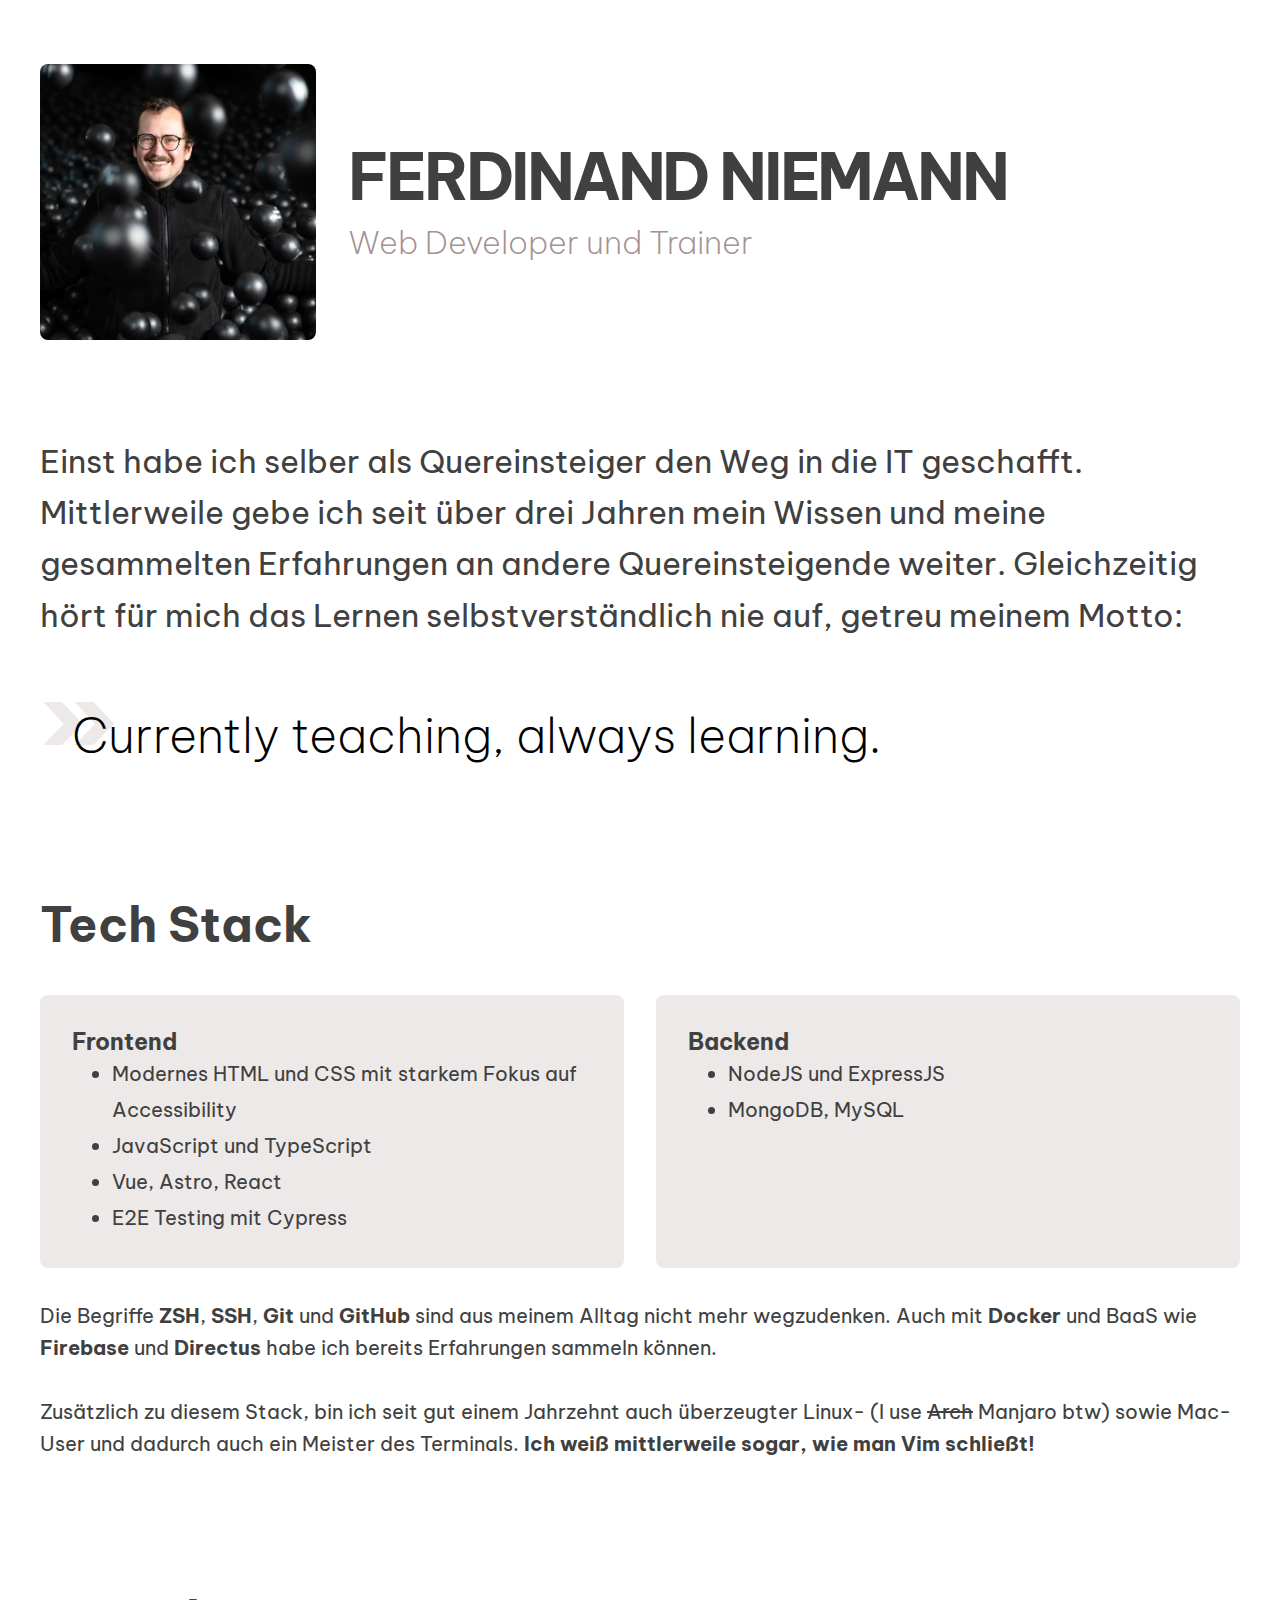
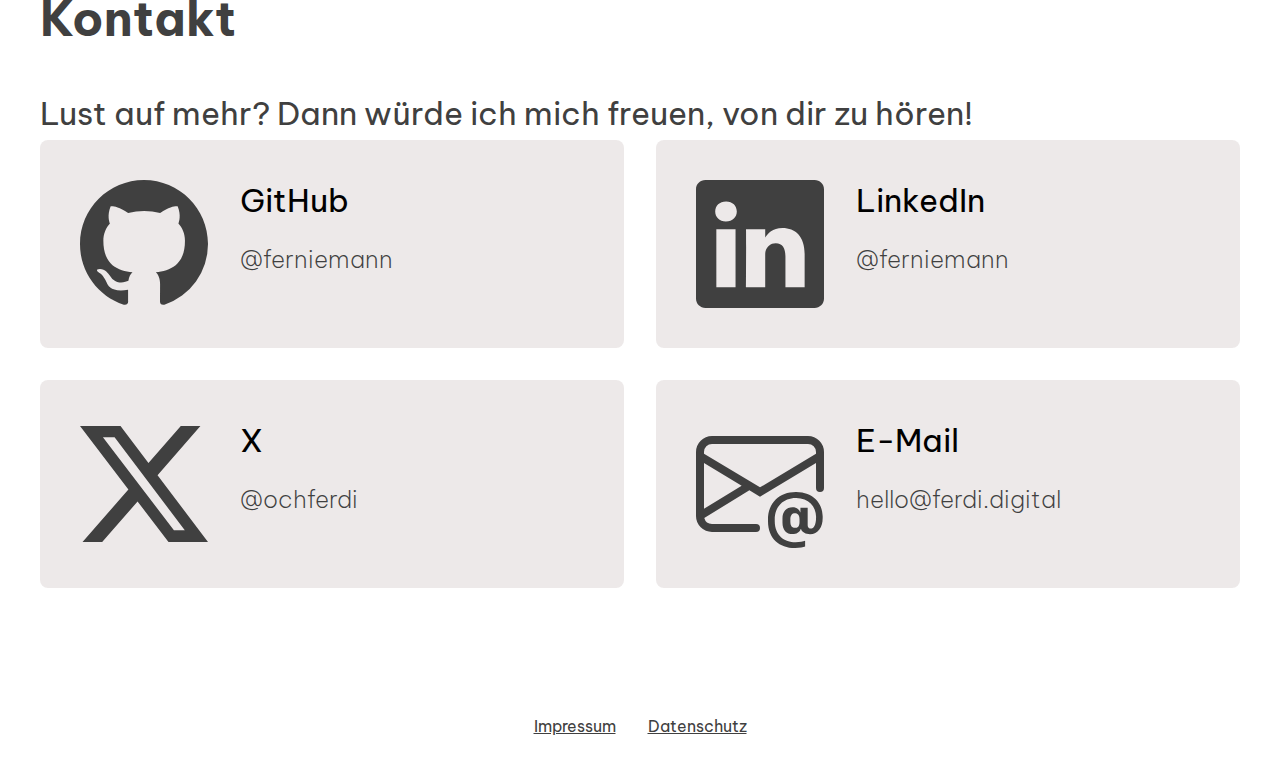
<file: index.html>
<!DOCTYPE html>
<html lang="en">
  <head>
    <meta charset="UTF-8" />
    <meta name="viewport" content="width=device-width, initial-scale=1.0" />
    <title>Ferdinand Niemann – Web Developer, Trainer</title>
    <link rel="stylesheet" href="/assets/style.css" />
    <style>
      blockquote {
        color: black;
        font-size: 1.5em;
        font-weight: 200;

        margin-block: 4rem;
        margin-inline: 0;
        padding-inline: 2rem;

        position: relative;
      }

      blockquote::before {
        content: "»";

        color: hsl(0, 10%, 61%, 20%);
        font-weight: 900;
        font-size: 2em;

        position: absolute;
        top: -3rem;
        left: 0;
        z-index: -1;
      }

      .stack-lists-wrapper {
        font-size: 1.25rem;

        display: grid;
        grid-template-columns: 1fr 1fr;
        gap: 2rem;
      }

      .stack-list {
        background-color: hsl(0, 10%, 61%, 20%);

        padding: 2rem;
        border-radius: 0.5rem;
      }

      .stack-list > * {
        margin-block: 0;
      }

      .stack-lists-wrapper > p {
        grid-column: span 2;
      }

      ul {
        line-height: 1.8;
      }

      .contacts-wrapper {
        display: grid;
        grid-template-columns: 1fr 1fr;
        gap: 2rem;
      }

      .contact-card {
        background-color: hsl(0, 10%, 61%, 20%);
        color: inherit;
        text-decoration: none;

        border: 0.5rem solid transparent;
        border-radius: 0.5rem;
        padding: 2rem;

        display: grid;
        grid-template-columns: auto 1fr;
        grid-template-rows: 1fr 1fr;
        column-gap: 2rem;
      }

      .contact-card:hover {
        border-color: hsl(0, 10%, 61%);
      }

      .contact-icon {
        width: 4em;

        grid-row: span 2;
        align-self: center;
      }

      .contact-card h3 {
        font-size: 100%;
        color: black;
        font-weight: 400;
      }

      .contact-card span {
        font-size: 75%;
        font-weight: 200;
      }

      @media screen and (max-width: 768px) {
        .stack-lists-wrapper,
        .contacts-wrapper {
          grid-template-columns: 1fr;
        }

        .stack-lists-wrapper > p {
          grid-column: span 1;
        }

        .contact-card {
          column-gap: 1rem;
        }

        .contact-icon {
          width: 3em;
        }
      }
    </style>
    <link
      href="https://fonts.bunny.net/css?family=Be+Vietnam+Pro:100,100italic,200,200italic,300,300italic,regular,italic,500,500italic,600,600italic,700,700italic,800,800italic,900,900italic"
      rel="stylesheet"
    />
  </head>
  <body>
    <header>
      <img src="./assets/profil.webp" alt="Profil Ferdinand Niemann" />
      <article class="header-text">
        <h1>Ferdinand Niemann</h1>
        <p>Web Developer und Trainer</p>
      </article>
    </header>
    <main>
      <article class="container">
        <p>
          Einst habe ich selber als Quereinsteiger den Weg in die IT geschafft.
          Mittlerweile gebe ich seit über drei Jahren mein Wissen und meine
          gesammelten Erfahrungen an andere Quereinsteigende weiter.
          Gleichzeitig hört für mich das Lernen selbstverständlich nie auf,
          getreu meinem Motto:
        </p>
        <blockquote>Currently teaching, always learning.</blockquote>
      </article>
      <article class="container">
        <h2>Tech Stack</h2>
        <article class="stack-lists-wrapper">
          <article class="stack-list">
            <h3>Frontend</h3>
            <ul>
              <li>Modernes HTML und CSS mit starkem Fokus auf Accessibility</li>
              <li>JavaScript und TypeScript</li>
              <li>Vue, Astro, React</li>
              <li>E2E Testing mit Cypress</li>
            </ul>
          </article>
          <article class="stack-list">
            <h3>Backend</h3>
            <ul>
              <li>NodeJS und ExpressJS</li>
              <li>MongoDB, MySQL</li>
            </ul>
          </article>
          <p>
            Die Begriffe <b>ZSH</b>, <b>SSH</b>, <b>Git</b> und
            <b>GitHub</b> sind aus meinem Alltag nicht mehr wegzudenken. Auch
            mit <b>Docker</b> und BaaS wie <b>Firebase</b> und
            <b>Directus</b> habe ich bereits Erfahrungen sammeln können.
          </p>
          <p>
            Zusätzlich zu diesem Stack, bin ich seit gut einem Jahrzehnt auch
            überzeugter Linux- (I use <s>Arch</s> Manjaro btw) sowie Mac-User
            und dadurch auch ein Meister des Terminals.
            <b>Ich weiß mittlerweile sogar, wie man Vim schließt!</b>
          </p>
        </article>
      </article>
      <article class="container">
        <h2>Kontakt</h2>
        <p>Lust auf mehr? Dann würde ich mich freuen, von dir zu hören!</p>
        <article class="contacts-wrapper">
          <a
            class="contact-card"
            href="https://github.com/ferniemann"
            target="_blank"
          >
            <svg
              xmlns="http://www.w3.org/2000/svg"
              fill="currentColor"
              class="contact-icon"
              viewBox="0 0 16 16"
            >
              <path
                d="M8 0C3.58 0 0 3.58 0 8c0 3.54 2.29 6.53 5.47 7.59.4.07.55-.17.55-.38 0-.19-.01-.82-.01-1.49-2.01.37-2.53-.49-2.69-.94-.09-.23-.48-.94-.82-1.13-.28-.15-.68-.52-.01-.53.63-.01 1.08.58 1.23.82.72 1.21 1.87.87 2.33.66.07-.52.28-.87.51-1.07-1.78-.2-3.64-.89-3.64-3.95 0-.87.31-1.59.82-2.15-.08-.2-.36-1.02.08-2.12 0 0 .67-.21 2.2.82.64-.18 1.32-.27 2-.27s1.36.09 2 .27c1.53-1.04 2.2-.82 2.2-.82.44 1.1.16 1.92.08 2.12.51.56.82 1.27.82 2.15 0 3.07-1.87 3.75-3.65 3.95.29.25.54.73.54 1.48 0 1.07-.01 1.93-.01 2.2 0 .21.15.46.55.38A8.01 8.01 0 0 0 16 8c0-4.42-3.58-8-8-8"
              />
            </svg>
            <h3>GitHub</h3>
            <span>@ferniemann</span>
          </a>
          <a
            href="https://linkedin.com/in/ferniemann"
            class="contact-card"
            target="_blank"
          >
            <svg
              xmlns="http://www.w3.org/2000/svg"
              fill="currentColor"
              class="contact-icon"
              viewBox="0 0 16 16"
            >
              <path
                d="M0 1.146C0 .513.526 0 1.175 0h13.65C15.474 0 16 .513 16 1.146v13.708c0 .633-.526 1.146-1.175 1.146H1.175C.526 16 0 15.487 0 14.854zm4.943 12.248V6.169H2.542v7.225zm-1.2-8.212c.837 0 1.358-.554 1.358-1.248-.015-.709-.52-1.248-1.342-1.248S2.4 3.226 2.4 3.934c0 .694.521 1.248 1.327 1.248zm4.908 8.212V9.359c0-.216.016-.432.08-.586.173-.431.568-.878 1.232-.878.869 0 1.216.662 1.216 1.634v3.865h2.401V9.25c0-2.22-1.184-3.252-2.764-3.252-1.274 0-1.845.7-2.165 1.193v.025h-.016l.016-.025V6.169h-2.4c.03.678 0 7.225 0 7.225z"
              />
            </svg>
            <h3>LinkedIn</h3>
            <span>@ferniemann</span>
          </a>
          <a href="https://x.com/ochferdi" class="contact-card" target="_blank">
            <svg
              xmlns="http://www.w3.org/2000/svg"
              fill="currentColor"
              class="contact-icon"
              viewBox="0 0 16 16"
            >
              <path
                d="M12.6.75h2.454l-5.36 6.142L16 15.25h-4.937l-3.867-5.07-4.425 5.07H.316l5.733-6.57L0 .75h5.063l3.495 4.633L12.601.75Zm-.86 13.028h1.36L4.323 2.145H2.865z"
              />
            </svg>
            <h3>X</h3>
            <span>@ochferdi</span>
          </a>
          <a
            href="mailto:hello@ferdi.digital"
            class="contact-card"
            target="_blank"
          >
            <svg
              xmlns="http://www.w3.org/2000/svg"
              fill="currentColor"
              class="contact-icon"
              viewBox="0 0 16 16"
            >
              <path
                d="M2 2a2 2 0 0 0-2 2v8.01A2 2 0 0 0 2 14h5.5a.5.5 0 0 0 0-1H2a1 1 0 0 1-.966-.741l5.64-3.471L8 9.583l7-4.2V8.5a.5.5 0 0 0 1 0V4a2 2 0 0 0-2-2zm3.708 6.208L1 11.105V5.383zM1 4.217V4a1 1 0 0 1 1-1h12a1 1 0 0 1 1 1v.217l-7 4.2z"
              />
              <path
                d="M14.247 14.269c1.01 0 1.587-.857 1.587-2.025v-.21C15.834 10.43 14.64 9 12.52 9h-.035C10.42 9 9 10.36 9 12.432v.214C9 14.82 10.438 16 12.358 16h.044c.594 0 1.018-.074 1.237-.175v-.73c-.245.11-.673.18-1.18.18h-.044c-1.334 0-2.571-.788-2.571-2.655v-.157c0-1.657 1.058-2.724 2.64-2.724h.04c1.535 0 2.484 1.05 2.484 2.326v.118c0 .975-.324 1.39-.639 1.39-.232 0-.41-.148-.41-.42v-2.19h-.906v.569h-.03c-.084-.298-.368-.63-.954-.63-.778 0-1.259.555-1.259 1.4v.528c0 .892.49 1.434 1.26 1.434.471 0 .896-.227 1.014-.643h.043c.118.42.617.648 1.12.648m-2.453-1.588v-.227c0-.546.227-.791.573-.791.297 0 .572.192.572.708v.367c0 .573-.253.744-.564.744-.354 0-.581-.215-.581-.8Z"
              />
            </svg>
            <h3>E-Mail</h3>
            <span>hello@ferdi.digital</span>
          </a>
        </article>
      </article>
    </main>
    <footer>
      <nav>
        <menu>
          <li>
            <a href="./impressum.html">Impressum</a>
          </li>
          <li>
            <a href="./privacy.html">Datenschutz</a>
          </li>
        </menu>
      </nav>
    </footer>
  </body>
</html>
</file>
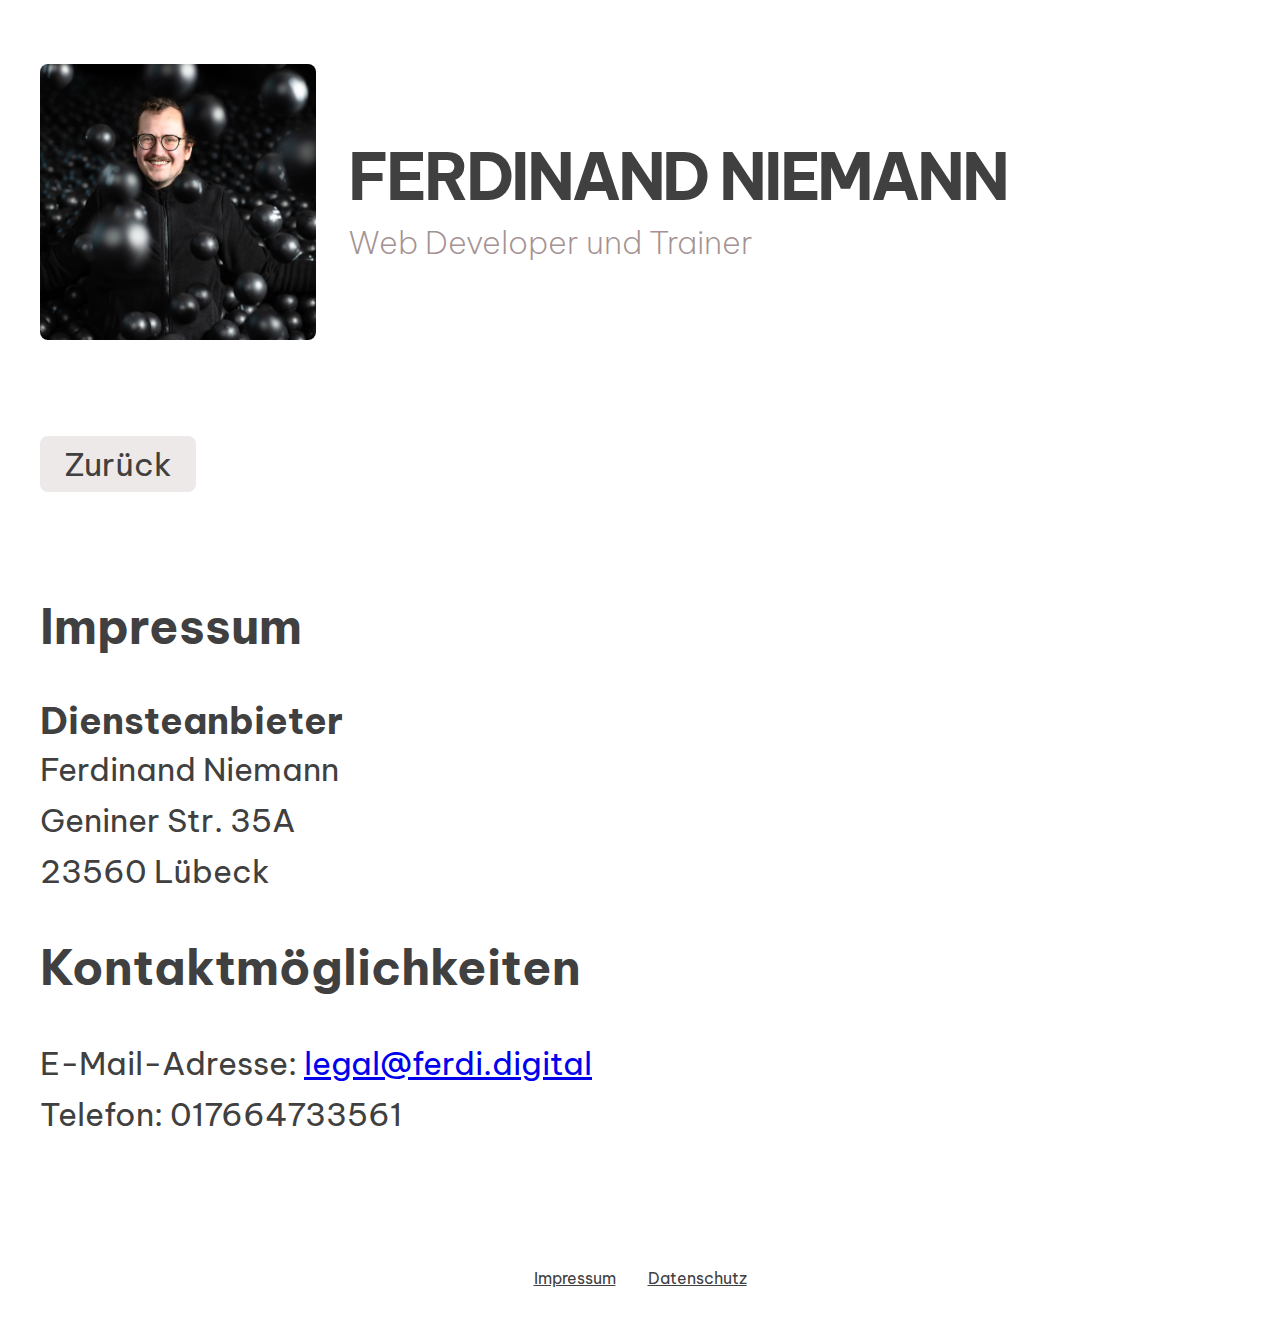
<file: impressum.html>
<!DOCTYPE html>
<html lang="en">
  <head>
    <meta charset="UTF-8" />
    <meta name="viewport" content="width=device-width, initial-scale=1.0" />
    <title>Ferdinand Niemann – Impressum</title>
    <link rel="stylesheet" href="./assets/style.css" />
    <style>
      .header-text {
        color: inherit;
        text-decoration: none;
      }
    </style>
    <link
      href="https://fonts.bunny.net/css?family=Be+Vietnam+Pro:100,100italic,200,200italic,300,300italic,regular,italic,500,500italic,600,600italic,700,700italic,800,800italic,900,900italic"
      rel="stylesheet"
    />
  </head>
  <body>
    <header>
      <img src="./profil.webp" alt="Profil Ferdinand Niemann" />
      <a class="header-text" href="./">
        <h1>Ferdinand Niemann</h1>
        <p>Web Developer und Trainer</p>
      </a>
    </header>
    <main class="container">
      <a href="./" class="back">Zurück</a>
      <h2>Impressum</h2>
      <h3>Diensteanbieter</h3>
      <p>Ferdinand Niemann</p>
      <p>Geniner Str. 35A</p>
      <p>23560 Lübeck</p>

      <h2>Kontaktmöglichkeiten</h2>
      <p>
        E-Mail-Adresse:
        <a href="mailto:legal@ferdi.digital">legal@ferdi.digital</a>
      </p>
      <p>Telefon: 017664733561</p>
    </main>
    <footer>
      <nav>
        <menu>
          <li>
            <a href="./impressum.html">Impressum</a>
          </li>
          <li>
            <a href="./privacy.html">Datenschutz</a>
          </li>
        </menu>
      </nav>
    </footer>
  </body>
</html>
</file>
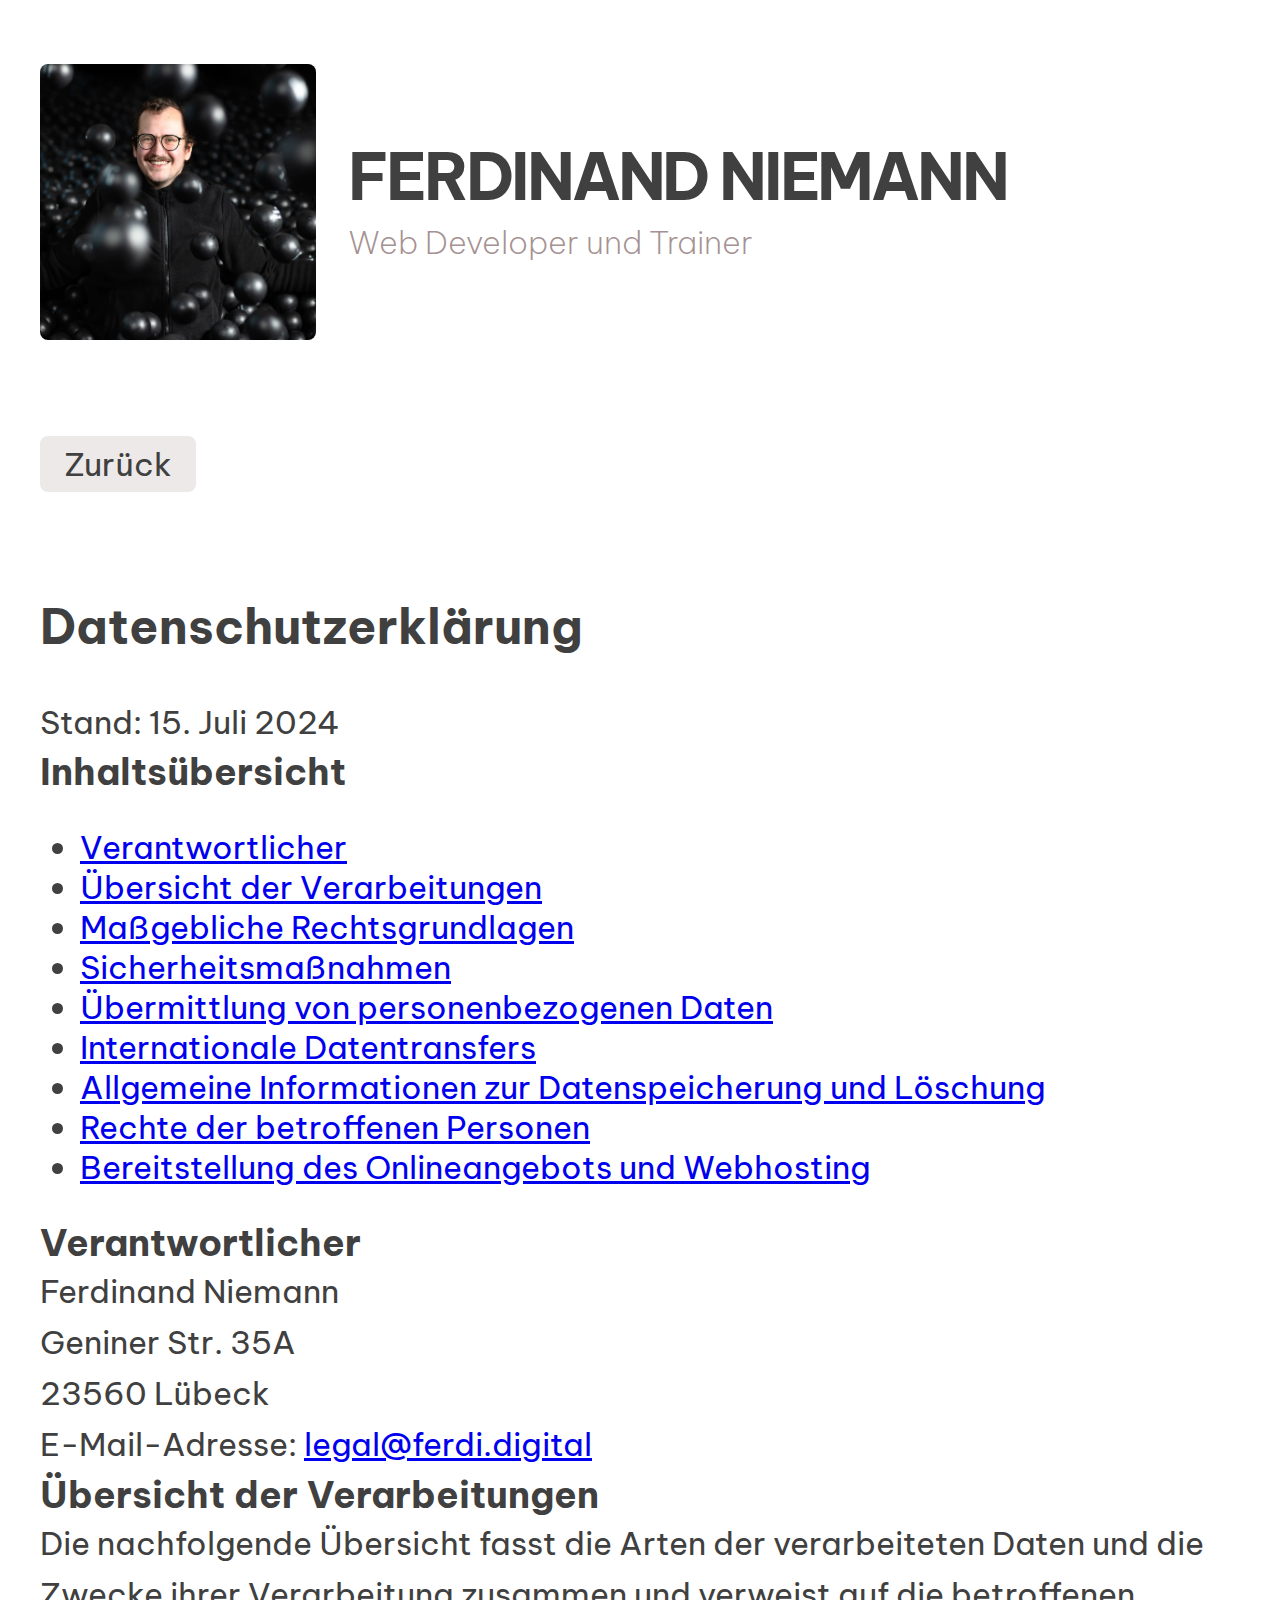
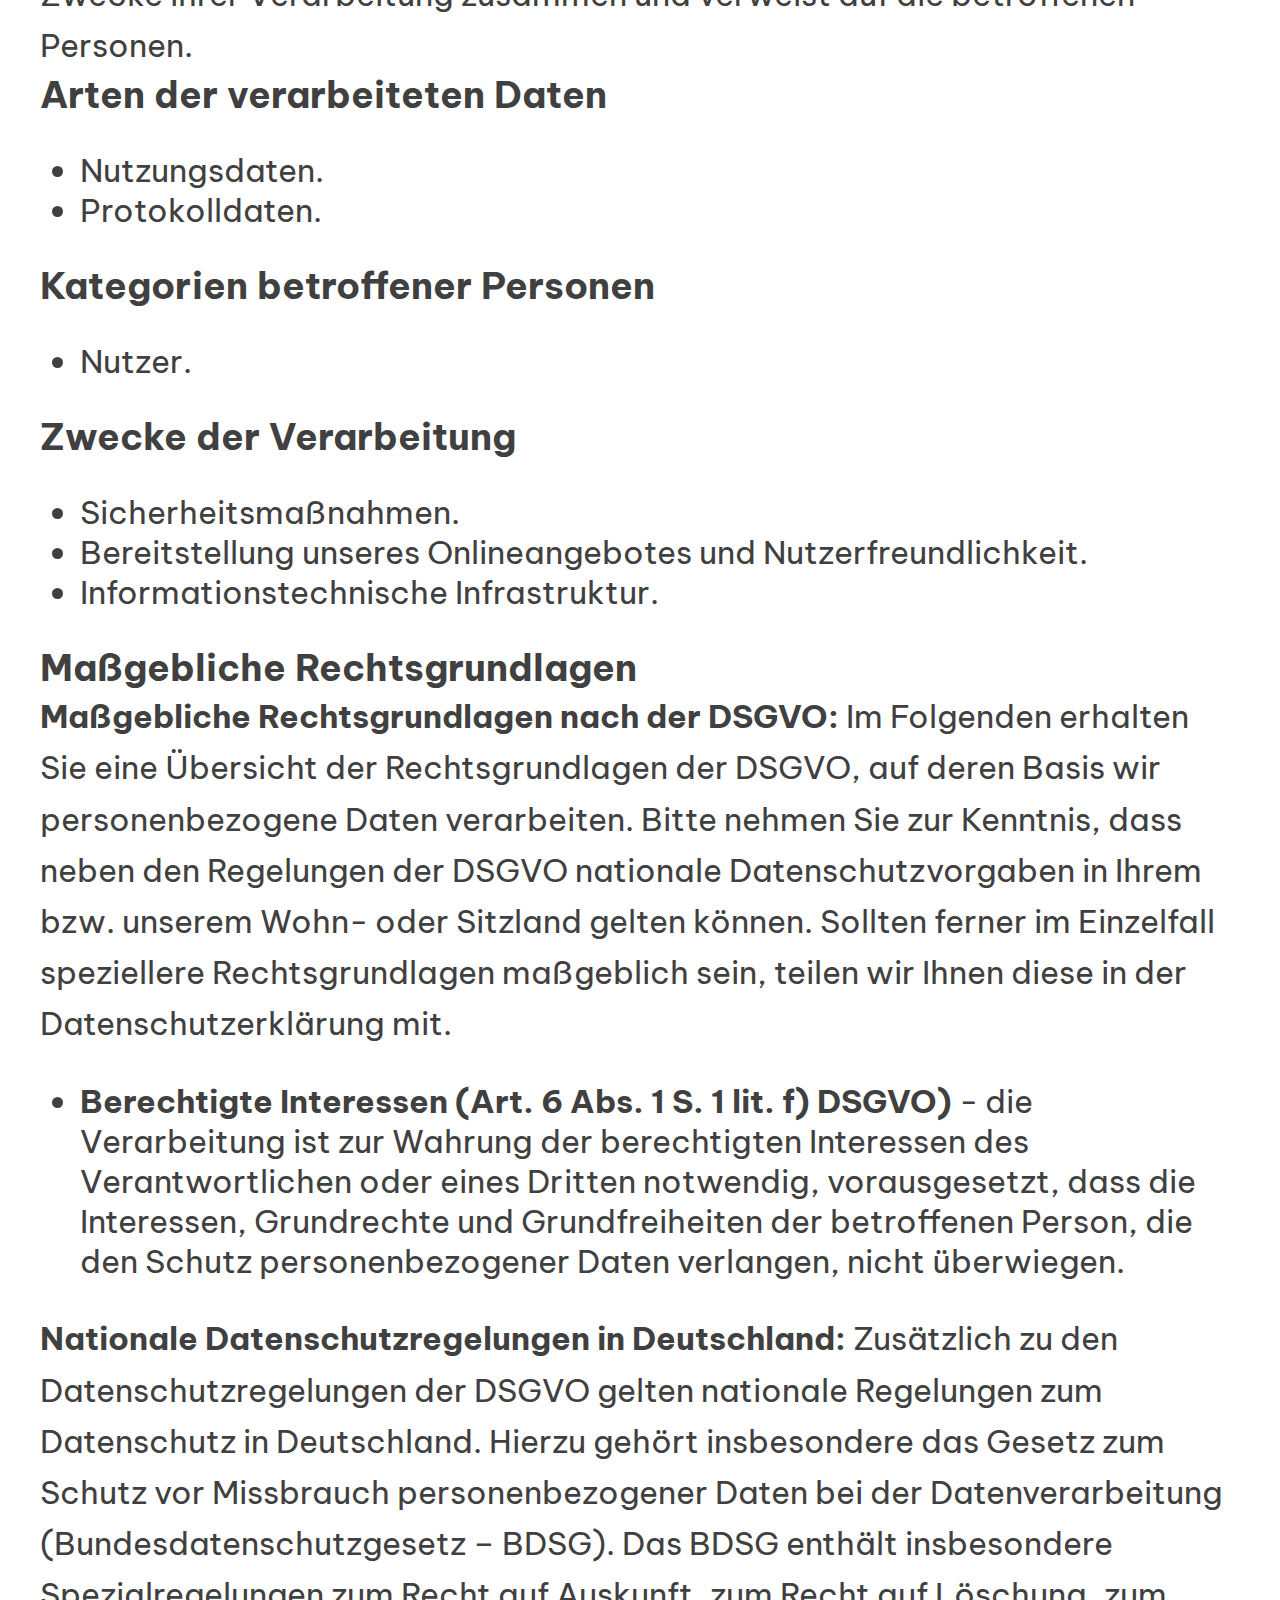
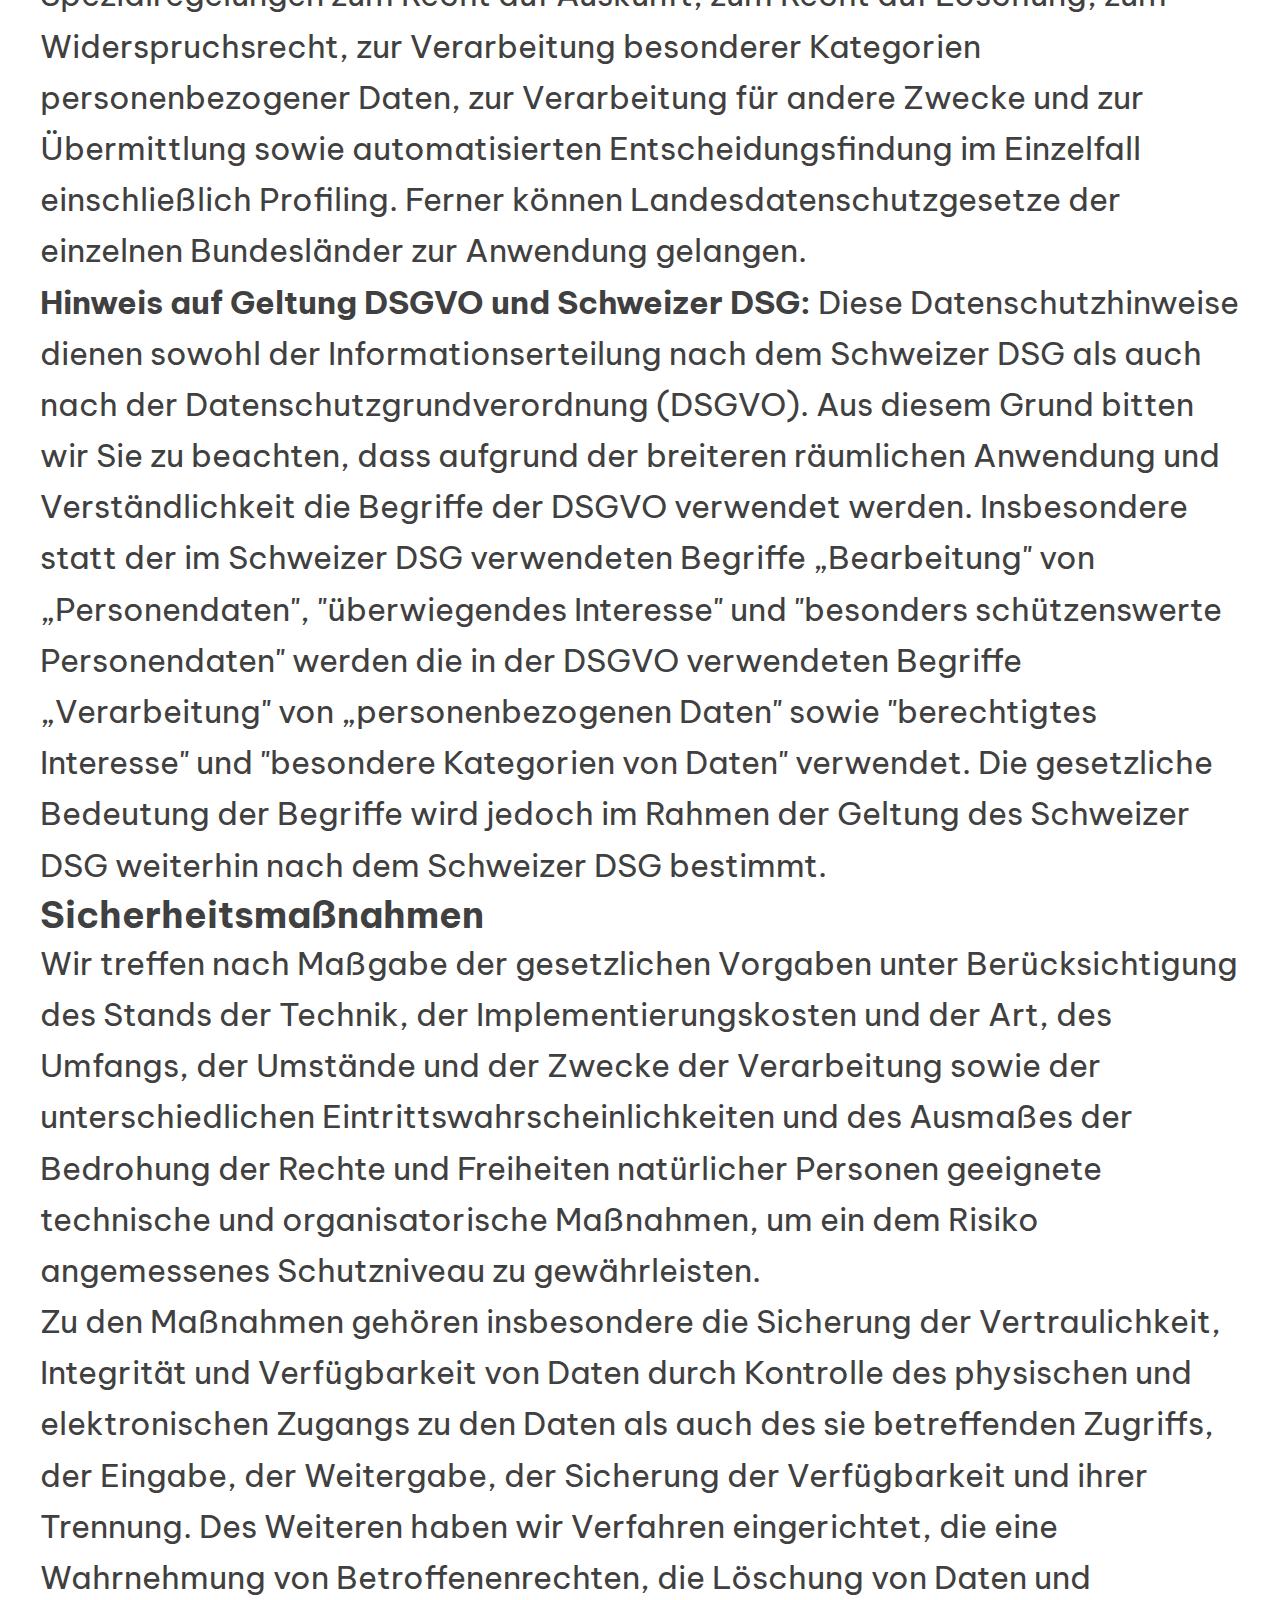
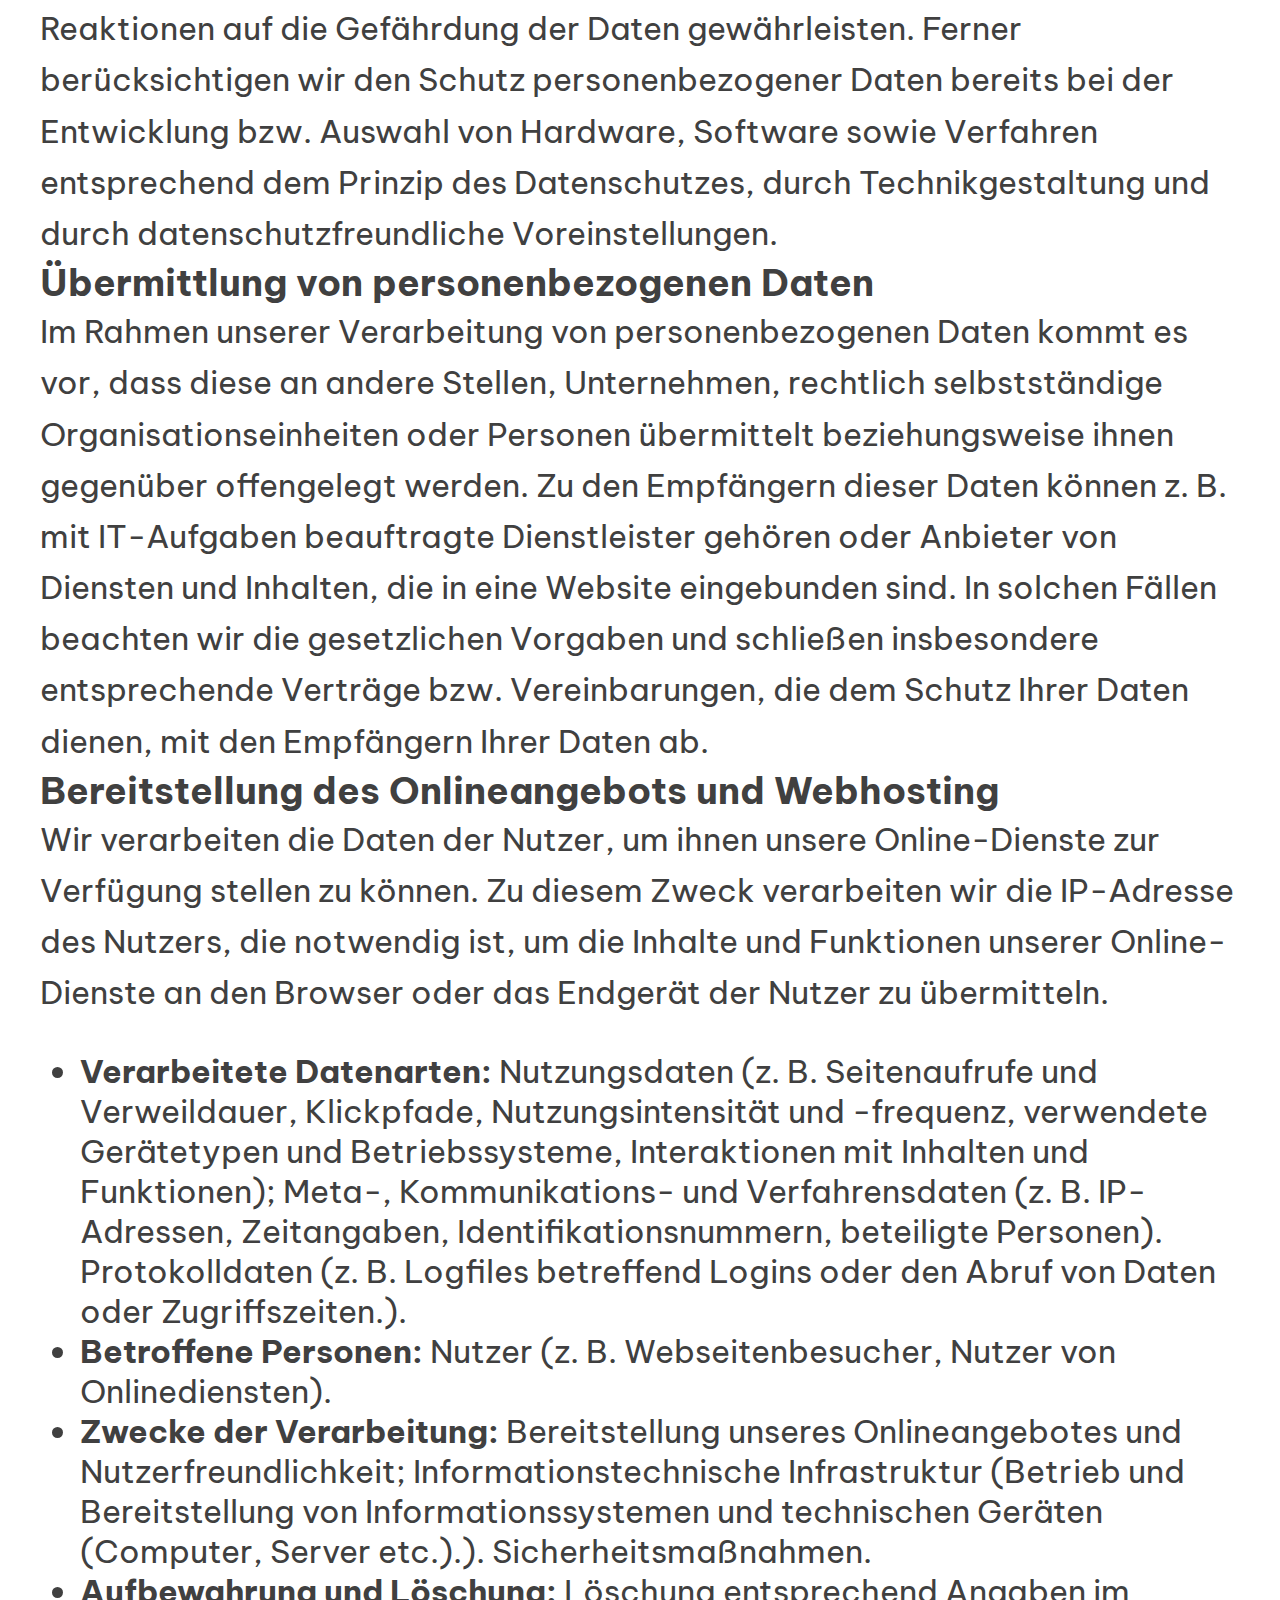
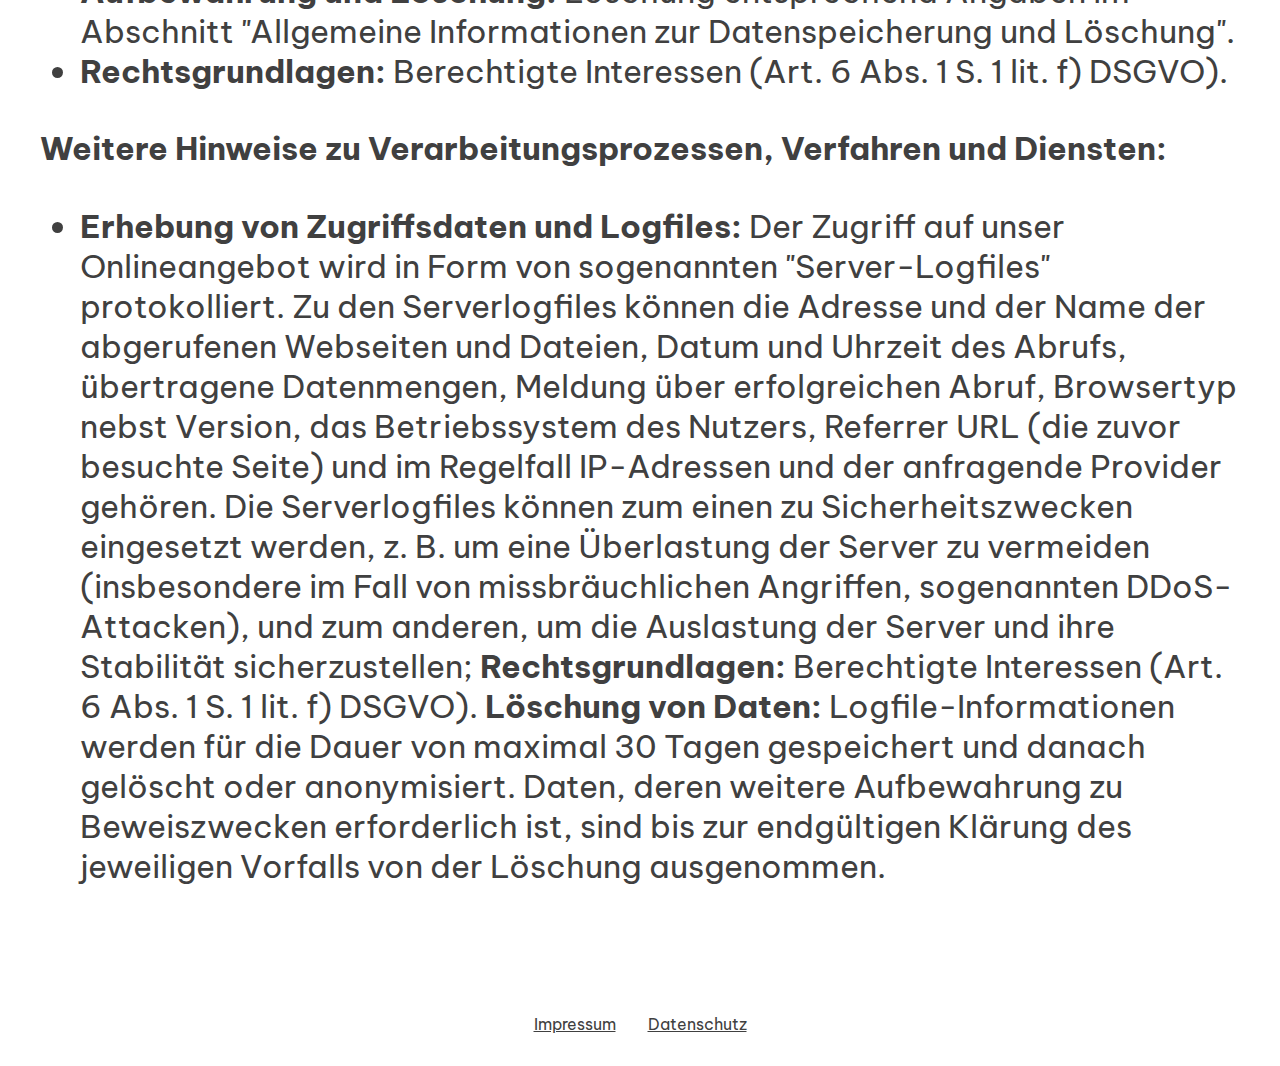
<file: privacy.html>
<!DOCTYPE html>
<html lang="en">
  <head>
    <meta charset="UTF-8" />
    <meta name="viewport" content="width=device-width, initial-scale=1.0" />
    <title>Ferdinand Niemann – Datenschutz</title>
    <link rel="stylesheet" href="./assets/style.css" />
    <style>
      .header-text {
        color: inherit;
        text-decoration: none;
      }
    </style>
    <link
      href="https://fonts.bunny.net/css?family=Be+Vietnam+Pro:100,100italic,200,200italic,300,300italic,regular,italic,500,500italic,600,600italic,700,700italic,800,800italic,900,900italic"
      rel="stylesheet"
    />
  </head>
  <body>
    <header>
      <img src="./profil.webp" alt="Profil Ferdinand Niemann" />
      <a class="header-text" href="./">
        <h1>Ferdinand Niemann</h1>
        <p>Web Developer und Trainer</p>
      </a>
    </header>
    <main class="container">
      <a href="./" class="back">Zurück</a>
      <h2>Datenschutzerklärung</h2>
      <p>Stand: 15. Juli 2024</p>
      <h3>Inhaltsübersicht</h3>
      <ul class="index">
        <li><a class="index-link" href="#m3">Verantwortlicher</a></li>
        <li>
          <a class="index-link" href="#mOverview"
            >Übersicht der Verarbeitungen</a
          >
        </li>
        <li>
          <a class="index-link" href="#m2427">Maßgebliche Rechtsgrundlagen</a>
        </li>
        <li><a class="index-link" href="#m27">Sicherheitsmaßnahmen</a></li>
        <li>
          <a class="index-link" href="#m25"
            >Übermittlung von personenbezogenen Daten</a
          >
        </li>
        <li>
          <a class="index-link" href="#m24">Internationale Datentransfers</a>
        </li>
        <li>
          <a class="index-link" href="#m12"
            >Allgemeine Informationen zur Datenspeicherung und Löschung</a
          >
        </li>
        <li>
          <a class="index-link" href="#m10">Rechte der betroffenen Personen</a>
        </li>
        <li>
          <a class="index-link" href="#m225"
            >Bereitstellung des Onlineangebots und Webhosting</a
          >
        </li>
      </ul>
      <h3 id="m3">Verantwortlicher</h3>
      <p>Ferdinand Niemann<br />Geniner Str. 35A<br />23560 Lübeck</p>
      <p>
        E-Mail-Adresse:
        <a href="mailto:legal@ferdi.digital">legal@ferdi.digital</a>
      </p>

      <h3 id="mOverview">Übersicht der Verarbeitungen</h3>
      <p>
        Die nachfolgende Übersicht fasst die Arten der verarbeiteten Daten und
        die Zwecke ihrer Verarbeitung zusammen und verweist auf die betroffenen
        Personen.
      </p>
      <h3>Arten der verarbeiteten Daten</h3>
      <ul>
        <li>Nutzungsdaten.</li>
        <li>Protokolldaten.</li>
      </ul>
      <h3>Kategorien betroffener Personen</h3>
      <ul>
        <li>Nutzer.</li>
      </ul>
      <h3>Zwecke der Verarbeitung</h3>
      <ul>
        <li>Sicherheitsmaßnahmen.</li>
        <li>
          Bereitstellung unseres Onlineangebotes und Nutzerfreundlichkeit.
        </li>
        <li>Informationstechnische Infrastruktur.</li>
      </ul>
      <h3 id="m2427">Maßgebliche Rechtsgrundlagen</h3>
      <p>
        <strong>Maßgebliche Rechtsgrundlagen nach der DSGVO: </strong>Im
        Folgenden erhalten Sie eine Übersicht der Rechtsgrundlagen der DSGVO,
        auf deren Basis wir personenbezogene Daten verarbeiten. Bitte nehmen Sie
        zur Kenntnis, dass neben den Regelungen der DSGVO nationale
        Datenschutzvorgaben in Ihrem bzw. unserem Wohn- oder Sitzland gelten
        können. Sollten ferner im Einzelfall speziellere Rechtsgrundlagen
        maßgeblich sein, teilen wir Ihnen diese in der Datenschutzerklärung mit.
      </p>
      <ul>
        <li>
          <strong
            >Berechtigte Interessen (Art. 6 Abs. 1 S. 1 lit. f) DSGVO)</strong
          >
          - die Verarbeitung ist zur Wahrung der berechtigten Interessen des
          Verantwortlichen oder eines Dritten notwendig, vorausgesetzt, dass die
          Interessen, Grundrechte und Grundfreiheiten der betroffenen Person,
          die den Schutz personenbezogener Daten verlangen, nicht überwiegen.
        </li>
      </ul>
      <p>
        <strong>Nationale Datenschutzregelungen in Deutschland: </strong
        >Zusätzlich zu den Datenschutzregelungen der DSGVO gelten nationale
        Regelungen zum Datenschutz in Deutschland. Hierzu gehört insbesondere
        das Gesetz zum Schutz vor Missbrauch personenbezogener Daten bei der
        Datenverarbeitung (Bundesdatenschutzgesetz – BDSG). Das BDSG enthält
        insbesondere Spezialregelungen zum Recht auf Auskunft, zum Recht auf
        Löschung, zum Widerspruchsrecht, zur Verarbeitung besonderer Kategorien
        personenbezogener Daten, zur Verarbeitung für andere Zwecke und zur
        Übermittlung sowie automatisierten Entscheidungsfindung im Einzelfall
        einschließlich Profiling. Ferner können Landesdatenschutzgesetze der
        einzelnen Bundesländer zur Anwendung gelangen.
      </p>
      <p>
        <strong>Hinweis auf Geltung DSGVO und Schweizer DSG: </strong>Diese
        Datenschutzhinweise dienen sowohl der Informationserteilung nach dem
        Schweizer DSG als auch nach der Datenschutzgrundverordnung (DSGVO). Aus
        diesem Grund bitten wir Sie zu beachten, dass aufgrund der breiteren
        räumlichen Anwendung und Verständlichkeit die Begriffe der DSGVO
        verwendet werden. Insbesondere statt der im Schweizer DSG verwendeten
        Begriffe „Bearbeitung" von „Personendaten", "überwiegendes Interesse"
        und "besonders schützenswerte Personendaten" werden die in der DSGVO
        verwendeten Begriffe „Verarbeitung" von „personenbezogenen Daten" sowie
        "berechtigtes Interesse" und "besondere Kategorien von Daten" verwendet.
        Die gesetzliche Bedeutung der Begriffe wird jedoch im Rahmen der Geltung
        des Schweizer DSG weiterhin nach dem Schweizer DSG bestimmt.
      </p>

      <h3 id="m27">Sicherheitsmaßnahmen</h3>
      <p>
        Wir treffen nach Maßgabe der gesetzlichen Vorgaben unter
        Berücksichtigung des Stands der Technik, der Implementierungskosten und
        der Art, des Umfangs, der Umstände und der Zwecke der Verarbeitung sowie
        der unterschiedlichen Eintrittswahrscheinlichkeiten und des Ausmaßes der
        Bedrohung der Rechte und Freiheiten natürlicher Personen geeignete
        technische und organisatorische Maßnahmen, um ein dem Risiko
        angemessenes Schutzniveau zu gewährleisten.
      </p>
      <p>
        Zu den Maßnahmen gehören insbesondere die Sicherung der Vertraulichkeit,
        Integrität und Verfügbarkeit von Daten durch Kontrolle des physischen
        und elektronischen Zugangs zu den Daten als auch des sie betreffenden
        Zugriffs, der Eingabe, der Weitergabe, der Sicherung der Verfügbarkeit
        und ihrer Trennung. Des Weiteren haben wir Verfahren eingerichtet, die
        eine Wahrnehmung von Betroffenenrechten, die Löschung von Daten und
        Reaktionen auf die Gefährdung der Daten gewährleisten. Ferner
        berücksichtigen wir den Schutz personenbezogener Daten bereits bei der
        Entwicklung bzw. Auswahl von Hardware, Software sowie Verfahren
        entsprechend dem Prinzip des Datenschutzes, durch Technikgestaltung und
        durch datenschutzfreundliche Voreinstellungen.
      </p>

      <h3 id="m25">Übermittlung von personenbezogenen Daten</h3>
      <p>
        Im Rahmen unserer Verarbeitung von personenbezogenen Daten kommt es vor,
        dass diese an andere Stellen, Unternehmen, rechtlich selbstständige
        Organisationseinheiten oder Personen übermittelt beziehungsweise ihnen
        gegenüber offengelegt werden. Zu den Empfängern dieser Daten können
        z. B. mit IT-Aufgaben beauftragte Dienstleister gehören oder Anbieter
        von Diensten und Inhalten, die in eine Website eingebunden sind. In
        solchen Fällen beachten wir die gesetzlichen Vorgaben und schließen
        insbesondere entsprechende Verträge bzw. Vereinbarungen, die dem Schutz
        Ihrer Daten dienen, mit den Empfängern Ihrer Daten ab.
      </p>

      <h3 id="m225">Bereitstellung des Onlineangebots und Webhosting</h3>
      <p>
        Wir verarbeiten die Daten der Nutzer, um ihnen unsere Online-Dienste zur
        Verfügung stellen zu können. Zu diesem Zweck verarbeiten wir die
        IP-Adresse des Nutzers, die notwendig ist, um die Inhalte und Funktionen
        unserer Online-Dienste an den Browser oder das Endgerät der Nutzer zu
        übermitteln.
      </p>
      <ul class="m-elements">
        <li>
          <strong>Verarbeitete Datenarten:</strong> Nutzungsdaten (z. B.
          Seitenaufrufe und Verweildauer, Klickpfade, Nutzungsintensität und
          -frequenz, verwendete Gerätetypen und Betriebssysteme, Interaktionen
          mit Inhalten und Funktionen); Meta-, Kommunikations- und
          Verfahrensdaten (z. B. IP-Adressen, Zeitangaben,
          Identifikationsnummern, beteiligte Personen). Protokolldaten (z. B.
          Logfiles betreffend Logins oder den Abruf von Daten oder
          Zugriffszeiten.).
        </li>
        <li>
          <strong>Betroffene Personen:</strong> Nutzer (z. B. Webseitenbesucher,
          Nutzer von Onlinediensten).
        </li>
        <li>
          <strong>Zwecke der Verarbeitung:</strong> Bereitstellung unseres
          Onlineangebotes und Nutzerfreundlichkeit; Informationstechnische
          Infrastruktur (Betrieb und Bereitstellung von Informationssystemen und
          technischen Geräten (Computer, Server etc.).). Sicherheitsmaßnahmen.
        </li>
        <li>
          <strong>Aufbewahrung und Löschung:</strong> Löschung entsprechend
          Angaben im Abschnitt "Allgemeine Informationen zur Datenspeicherung
          und Löschung".
        </li>
        <li class="">
          <strong>Rechtsgrundlagen:</strong> Berechtigte Interessen (Art. 6 Abs.
          1 S. 1 lit. f) DSGVO).
        </li>
      </ul>
      <p>
        <strong
          >Weitere Hinweise zu Verarbeitungsprozessen, Verfahren und
          Diensten:</strong
        >
      </p>
      <ul class="m-elements">
        <li>
          <strong>Erhebung von Zugriffsdaten und Logfiles: </strong>Der Zugriff
          auf unser Onlineangebot wird in Form von sogenannten "Server-Logfiles"
          protokolliert. Zu den Serverlogfiles können die Adresse und der Name
          der abgerufenen Webseiten und Dateien, Datum und Uhrzeit des Abrufs,
          übertragene Datenmengen, Meldung über erfolgreichen Abruf, Browsertyp
          nebst Version, das Betriebssystem des Nutzers, Referrer URL (die zuvor
          besuchte Seite) und im Regelfall IP-Adressen und der anfragende
          Provider gehören. Die Serverlogfiles können zum einen zu
          Sicherheitszwecken eingesetzt werden, z. B. um eine Überlastung der
          Server zu vermeiden (insbesondere im Fall von missbräuchlichen
          Angriffen, sogenannten DDoS-Attacken), und zum anderen, um die
          Auslastung der Server und ihre Stabilität sicherzustellen;
          <span class=""
            ><strong>Rechtsgrundlagen:</strong> Berechtigte Interessen (Art. 6
            Abs. 1 S. 1 lit. f) DSGVO). </span
          ><strong>Löschung von Daten:</strong> Logfile-Informationen werden für
          die Dauer von maximal 30 Tagen gespeichert und danach gelöscht oder
          anonymisiert. Daten, deren weitere Aufbewahrung zu Beweiszwecken
          erforderlich ist, sind bis zur endgültigen Klärung des jeweiligen
          Vorfalls von der Löschung ausgenommen.
        </li>
      </ul>
    </main>
    <footer>
      <nav>
        <menu>
          <li>
            <a href="./impressum.html">Impressum</a>
          </li>
          <li>
            <a href="./privacy.html">Datenschutz</a>
          </li>
        </menu>
      </nav>
    </footer>
  </body>
</html>
</file>
<file: assets/style.css>
html {
  color: hsl(0, 0%, 25%);
  font-family: "Be Vietnam Pro", system-ui, -apple-system, BlinkMacSystemFont,
    "Segoe UI", Roboto, Oxygen, Ubuntu, Cantarell, "Open Sans", "Helvetica Neue",
    sans-serif;
}

body {
  max-width: 1200px;
  margin: 0 auto;
  padding: 2rem;
}

header {
  font-size: 200%;

  padding-block: 2rem;

  display: grid;
  grid-template-columns: repeat(8, 1fr);
  gap: 2rem;
  align-items: center;
}

h1,
h3,
p {
  margin-block: 0;
}

h1 {
  text-transform: uppercase;
  font-size: 2em;
  letter-spacing: -0.05em;
}

p {
  line-height: 1.6;
}

.header-text > p {
  color: hsl(0, 10%, 61%);
  font-weight: 200;
}

img {
  object-fit: cover;

  width: 100%;
  aspect-ratio: 1;
  grid-column: span 2;
  border-radius: 0.5rem;
}

.header-text {
  grid-column: span 6;
}

main {
  font-size: 200%;
}

.container {
  margin-block: 4rem 8rem;
}

.hero > p {
  line-height: 1.8;
}

menu {
  list-style-type: none;

  padding-left: 0;
  margin-block: 0;

  display: flex;
  justify-content: center;
  gap: 2rem;
}

menu a {
  color: inherit;
}

.back {
  background-color: hsl(0, 10%, 61%, 20%);
  color: inherit;
  text-decoration: none;

  display: inline-block;
  padding: 0.5rem 1.5rem;
  margin-bottom: 4rem;
  border-radius: 0.5rem;
}

@media screen and (max-width: 768px) {
  header,
  main {
    font-size: 100%;
  }

  img {
    grid-column: span 3;
  }

  .header-text {
    grid-column: span 5;
  }
}
</file>
